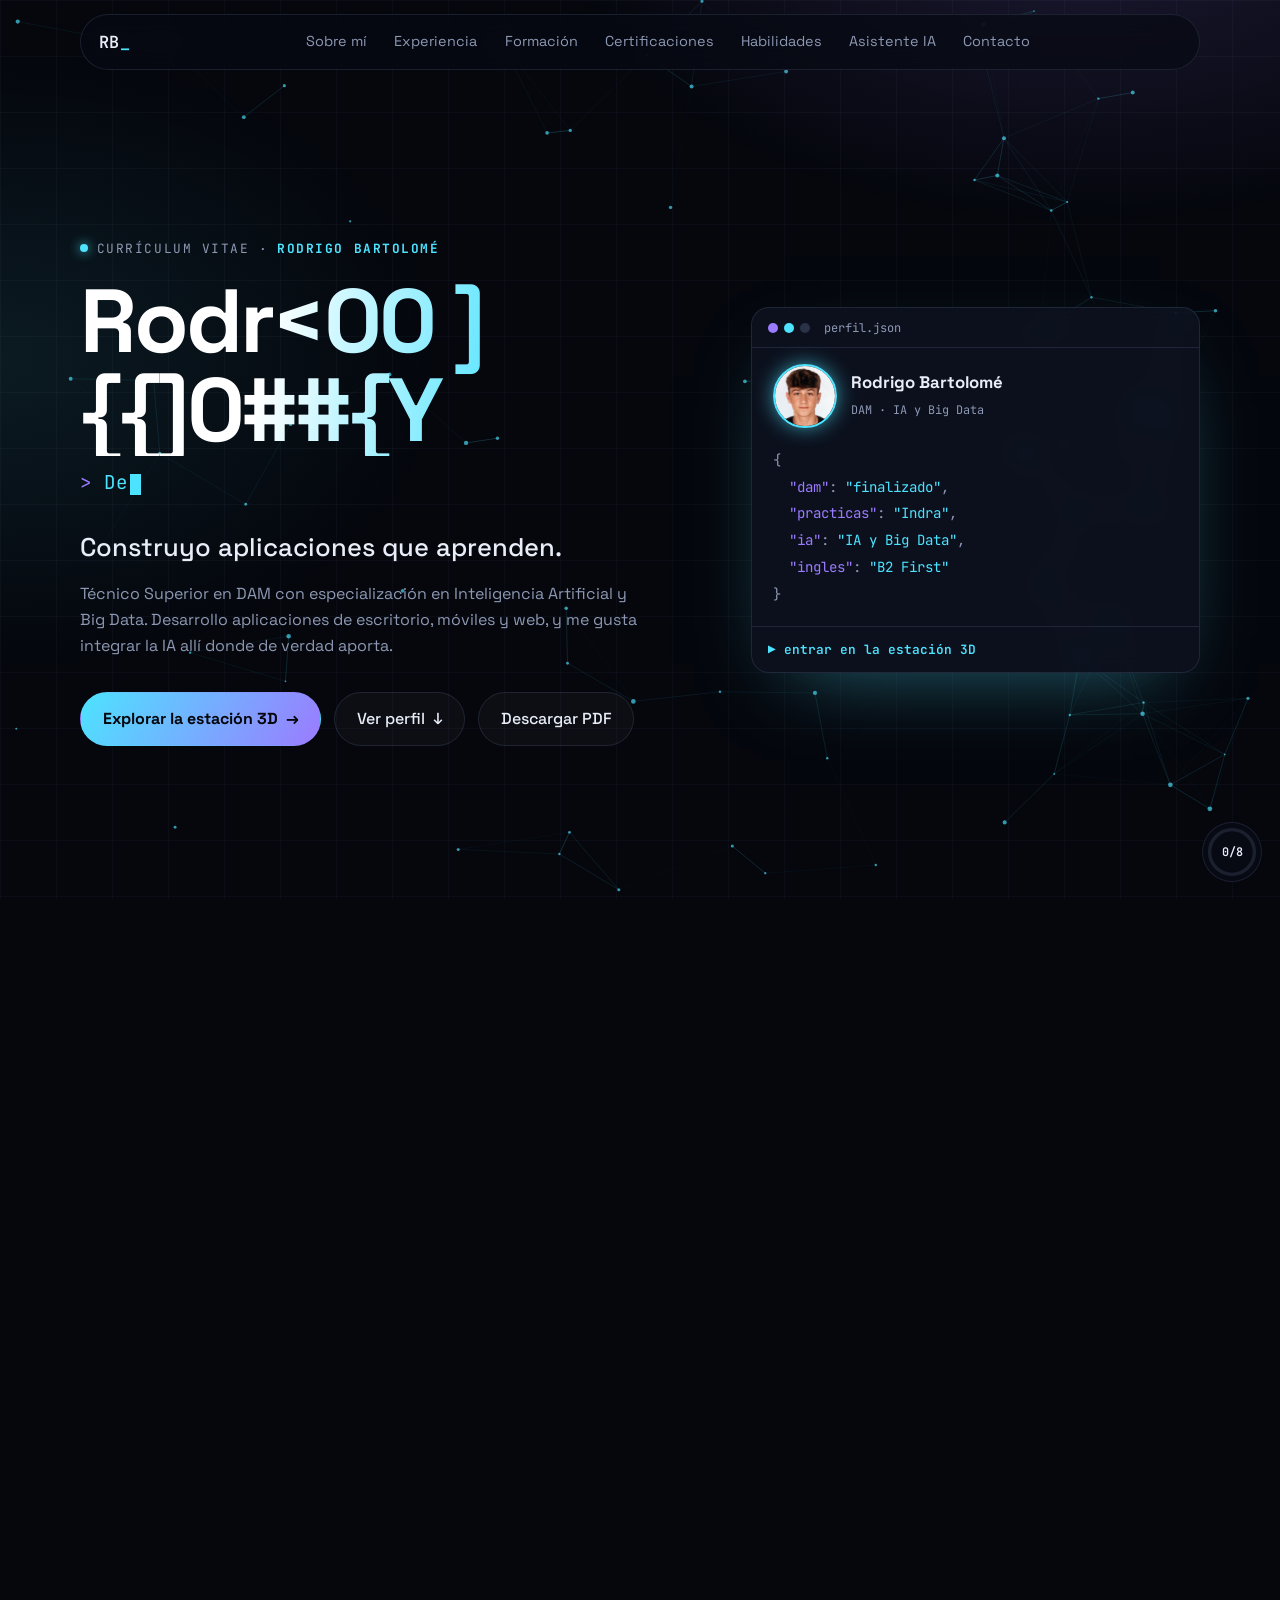
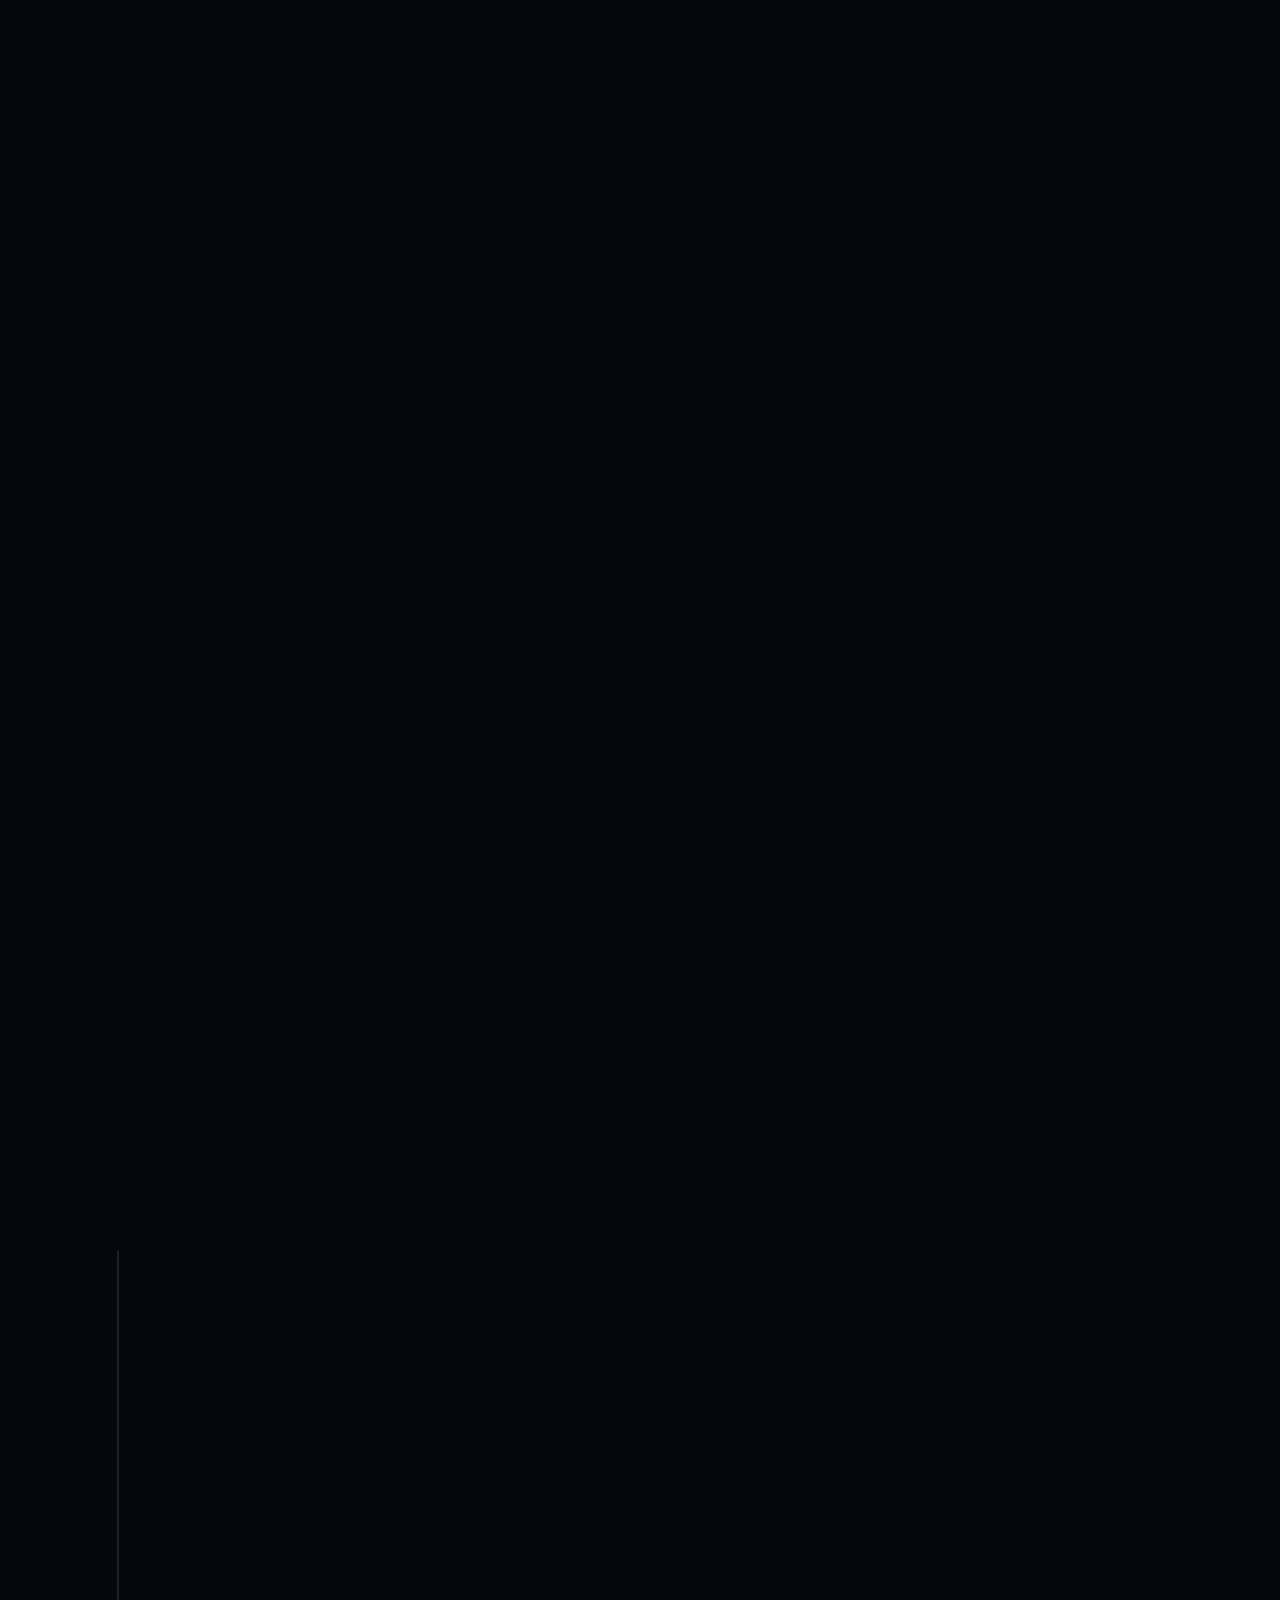
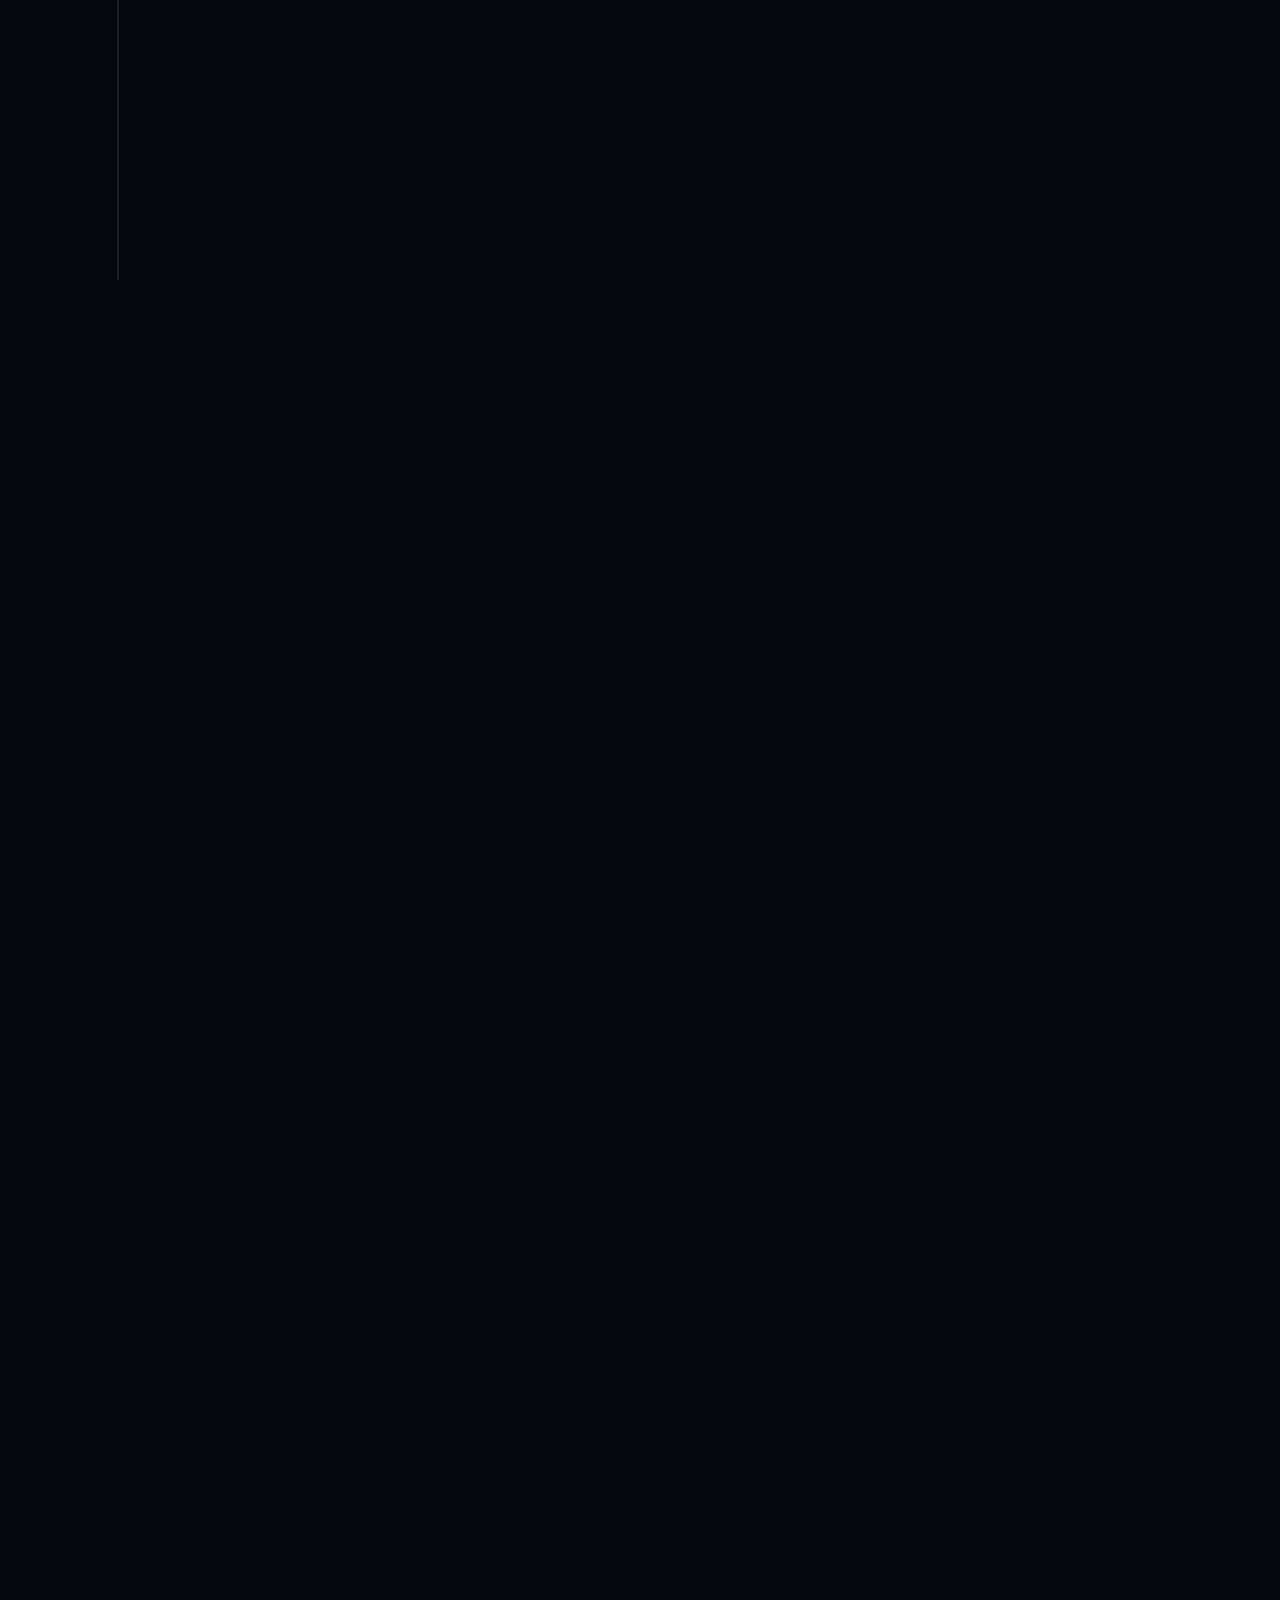
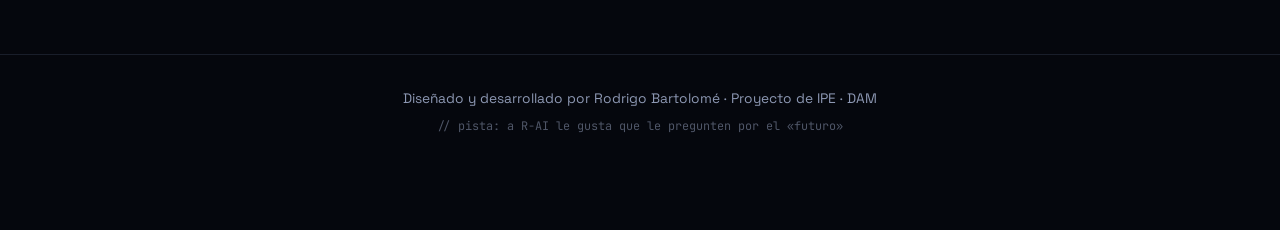
<file: index.html>
<!DOCTYPE html>
<html lang="es">
<head>
  <meta charset="UTF-8">
  <meta name="viewport" content="width=device-width, initial-scale=1">
  <title>Rodrigo Bartolomé · Currículum</title>
  <meta name="description" content="Currículum interactivo de Rodrigo Bartolomé: desarrollador de aplicaciones multiplataforma y especialista en Inteligencia Artificial.">
  <meta name="theme-color" content="#05070d">
  <link rel="preconnect" href="https://fonts.googleapis.com">
  <link rel="preconnect" href="https://fonts.gstatic.com" crossorigin>
  <link href="https://fonts.googleapis.com/css2?family=JetBrains+Mono:wght@400;600&family=Space+Grotesk:wght@400;500;700&display=swap" rel="stylesheet">
  <link rel="stylesheet" href="css/styles.css?v=3">
</head>
<body>

  <!-- Secuencia de arranque -->
  <div id="boot" role="status" aria-label="Cargando">
    <div class="boot-box">
      <pre id="boot-log"></pre>
      <button id="boot-skip" type="button">Saltar ⏎</button>
    </div>
  </div>

  <div id="scrollbar" aria-hidden="true"></div>
  <div class="bg" aria-hidden="true"></div>

  <!-- Navegación -->
  <header class="nav" id="nav">
    <a class="brand" href="#inicio" aria-label="Inicio">RB<span>_</span></a>
    <nav id="menu" aria-label="Secciones">
      <span class="pill" aria-hidden="true"></span>
      <a href="#sobre">Sobre mí</a>
      <a href="#experiencia">Experiencia</a>
      <a href="#formacion">Formación</a>
      <a href="#especializacion">Certificaciones</a>
      <a href="#habilidades">Habilidades</a>
      <a href="#asistente">Asistente IA</a>
      <a href="#contacto">Contacto</a>
    </nav>
    <button class="burger" id="burger" type="button" aria-label="Abrir menú" aria-expanded="false"><span></span><span></span></button>
  </header>

  <main>
    <!-- 1. Presentación -->
    <section class="hero" id="inicio">
      <canvas id="net" aria-hidden="true"></canvas>
      <div class="hero-inner">
        <div class="hero-text">
          <p class="eyebrow"><span class="dot"></span> Currículum vitae · <b>Rodrigo Bartolomé</b></p>
          <h1 id="hero-name" aria-label="Rodrigo Bartolomé">Rodrigo Bartolomé</h1>
          <p class="typed-line" aria-live="off"><span class="prompt">&gt;</span> <span id="typed"></span><span class="caret"></span></p>
          <p class="lema" id="hero-lema"></p>
          <p class="intro" id="hero-intro"></p>
          <div class="cta">
            <a class="btn primary" href="estacion.html">Explorar la estación 3D <span aria-hidden="true">→</span></a>
            <a class="btn" href="#sobre">Ver perfil <span aria-hidden="true">↓</span></a>
            <a class="btn" href="CV%20original%20de%20Rodrigo%20Bartolome.pdf" download data-pdf>Descargar PDF</a>
          </div>
        </div>

        <aside class="ficha card" aria-label="Resumen del perfil">
          <div class="ficha-bar"><i></i><i></i><i></i><span>perfil.json</span></div>
          <div class="ficha-id"><img src="img/rodrigo.jpg" alt="Foto de Rodrigo Bartolomé" width="64" height="64"><div><b>Rodrigo Bartolomé</b><small>DAM · IA y Big Data</small></div></div>
          <pre id="ficha-code"></pre>
          <a class="ficha-jump" href="estacion.html">▶ entrar en la estación 3D</a>
        </aside>
      </div>
    </section>

    <!-- 2. Sobre mí -->
    <section id="sobre" class="section">
      <header class="sec-head reveal"><span class="sec-num">01</span><h2>Sobre mí</h2><p>Quién soy, qué me mueve y a dónde quiero llegar.</p></header>
      <div class="about-grid">
        <article class="card reveal about-perfil">
          <h3>Perfil profesional</h3>
          <p id="about-perfil"></p>
        </article>
        <article class="card reveal about-int">
          <h3>Intereses</h3>
          <div class="chips" id="intereses" role="tablist" aria-label="Intereses"></div>
          <p class="chip-text" id="interes-texto" aria-live="polite"></p>
        </article>
        <article class="card reveal about-obj">
          <h3>Objetivos profesionales</h3>
          <ul class="objetivos" id="objetivos"></ul>
        </article>
      </div>
    </section>

    <!-- 3. Experiencia -->
    <section id="experiencia" class="section">
      <header class="sec-head reveal"><span class="sec-num">02</span><h2>Experiencia</h2><p>Dos veranos en Playa Park y mis prácticas del ciclo en Indra.</p></header>
      <div class="exp-grid" id="exp"></div>
    </section>

    <!-- 4. Formación académica -->
    <section id="formacion" class="section">
      <header class="sec-head reveal"><span class="sec-num">03</span><h2>Formación académica</h2><p>Mi evolución, etapa a etapa. Pulsa cada una para desplegarla.</p></header>
      <div class="timeline" id="timeline"></div>
    </section>

    <!-- 4. Especialización y certificaciones -->
    <section id="especializacion" class="section">
      <header class="sec-head reveal"><span class="sec-num">04</span><h2>Especialización y certificaciones</h2><p id="cert-sub"></p></header>
      <div class="cert-grid" id="certs"></div>
    </section>

    <!-- 5. Habilidades -->
    <section id="habilidades" class="section">
      <header class="sec-head reveal"><span class="sec-num">05</span><h2>Habilidades</h2><p>Tecnologías que he usado en el ciclo de DAM y en la especialización. Cambia de área con las pestañas.</p></header>
      <div class="skills card reveal">
        <div class="tabs" id="skill-tabs" role="tablist" aria-label="Categorías de habilidades"></div>
        <div id="skill-panels"></div>
      </div>
      <div class="skills-extra" id="skills-extra"></div>
    </section>

    <!-- Asistente IA -->
    <section id="asistente" class="section">
      <header class="sec-head reveal"><span class="sec-num">06</span><h2>Pregúntale a mi asistente</h2><p>R-AI responde solo con los datos de este currículum. Si no lo sabe, lo dice.</p></header>
      <div class="term card reveal">
        <div class="ficha-bar"><i></i><i></i><i></i><span>r-ai — asistente del currículum</span></div>
        <div class="term-out" id="term-out" aria-live="polite"></div>
        <div class="term-chips" id="term-chips"></div>
        <form class="term-in" id="term-form" autocomplete="off">
          <label for="term-input" class="prompt">&gt;</label>
          <input id="term-input" type="text" placeholder="Escribe una pregunta o «ayuda»" maxlength="120" spellcheck="false">
          <button type="submit" aria-label="Enviar">↵</button>
        </form>
      </div>
    </section>

    <!-- 6. Contacto -->
    <section id="contacto" class="section">
      <header class="sec-head reveal"><span class="sec-num">07</span><h2>Contacto</h2><p>¿Hablamos?</p></header>
      <div class="contact card reveal" id="contact"></div>
    </section>
  </main>

  <footer class="footer">
    <p>Diseñado y desarrollado por Rodrigo Bartolomé · Proyecto de IPE · DAM</p>
    <p class="hint">// pista: a R-AI le gusta que le pregunten por el «futuro»</p>
  </footer>

  <!-- Registro de exploración -->
  <aside class="hud" id="hud">
    <button class="hud-btn" id="hud-btn" type="button" aria-expanded="false" aria-controls="hud-panel" aria-label="Registro de exploración">
      <svg viewBox="0 0 36 36" aria-hidden="true"><circle cx="18" cy="18" r="15.5"/><circle id="hud-ring" cx="18" cy="18" r="15.5"/></svg>
      <span id="hud-count">0/8</span>
    </button>
    <div class="hud-panel" id="hud-panel" hidden>
      <h3>Registro de exploración</h3>
      <p>Esta web esconde 8 interacciones. ¿Las encuentras todas?</p>
      <ul id="hud-list"></ul>
      <button type="button" class="hud-reset" id="hud-reset">Reiniciar registro</button>
    </div>
  </aside>

  <div id="toast" role="status" aria-live="polite"></div>

  <!-- Recompensa al completar la exploración -->
  <div class="modal" id="reward" hidden>
    <div class="modal-box card" role="dialog" aria-modal="true" aria-labelledby="reward-title">
      <p class="eyebrow"><span class="dot"></span> 8 / 8 · acceso total</p>
      <h2 id="reward-title">Exploración completada</h2>
      <p>Has recorrido el perfil entero, incluido el comando oculto. Gracias por dedicarle este rato: conseguir que alguien quiera seguir explorando es justo lo que busco cuando diseño una aplicación.</p>
      <p class="firma">— Rodrigo</p>
      <button class="btn primary" type="button" id="reward-close">Cerrar</button>
    </div>
  </div>

  <noscript><p style="padding:2rem;color:#fff">Esta web necesita JavaScript para mostrar el currículum interactivo.</p></noscript>

  <script src="js/data.js?v=3"></script>
  <script src="js/rai.js?v=3"></script>
  <script src="js/main.js?v=3"></script>
</body>
</html>
</file>
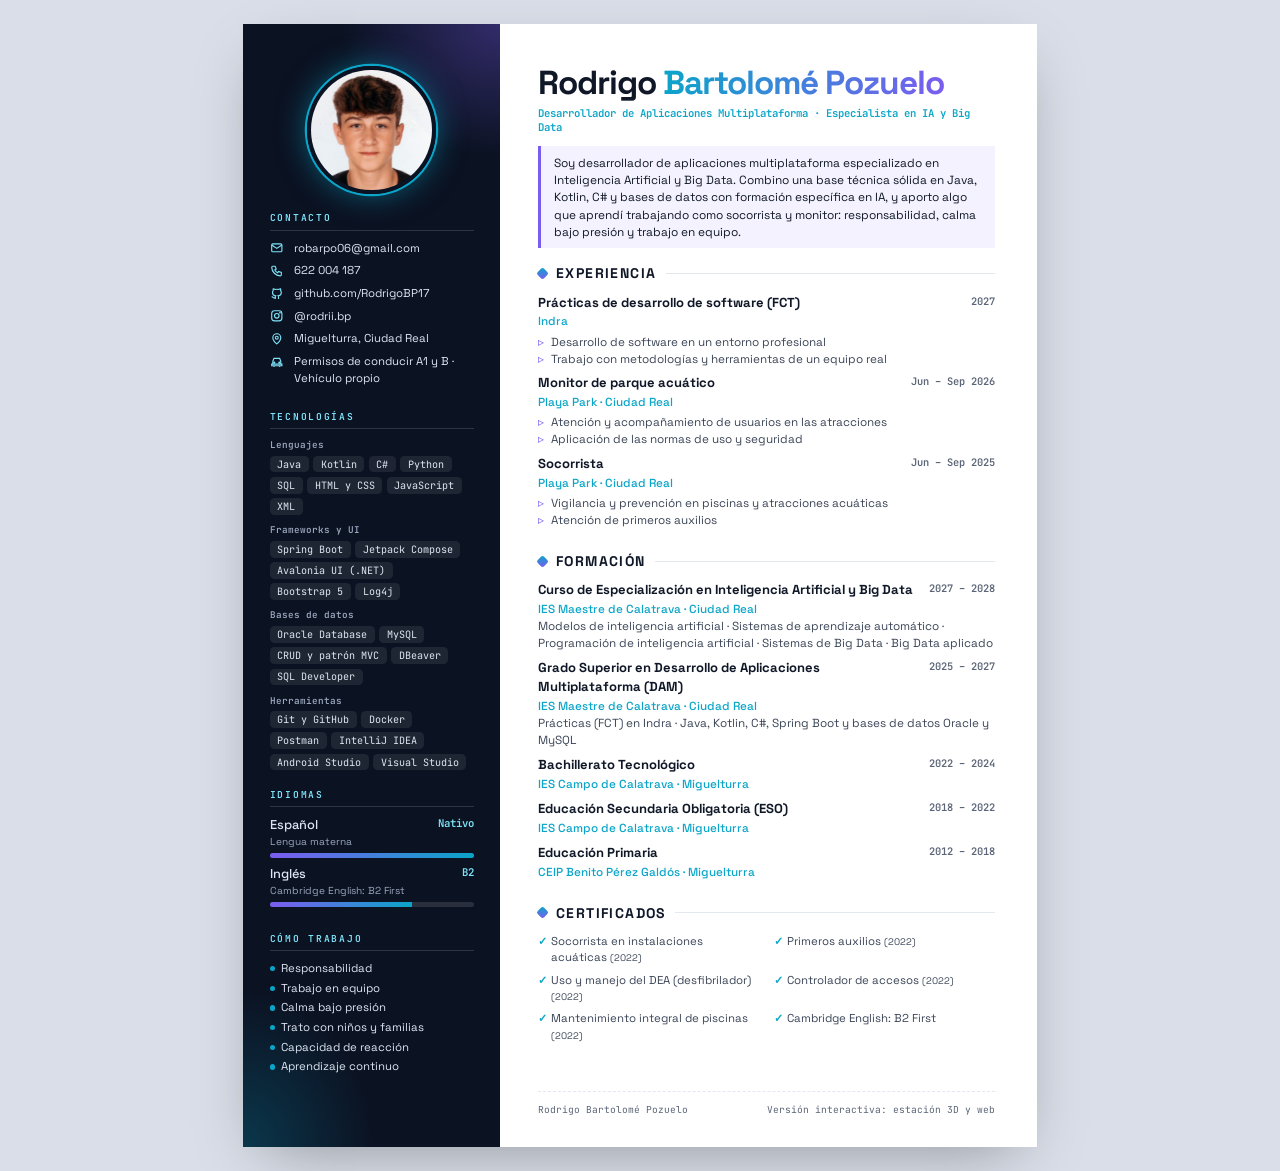
<file: cv.html>
<!DOCTYPE html>
<html lang="es">
<head>
  <meta charset="UTF-8">
  <meta name="viewport" content="width=device-width, initial-scale=1">
  <title>CV original de Rodrigo Bartolome</title>
  <link rel="preconnect" href="https://fonts.googleapis.com">
  <link rel="preconnect" href="https://fonts.gstatic.com" crossorigin>
  <link href="https://fonts.googleapis.com/css2?family=JetBrains+Mono:wght@400;600&family=Space+Grotesk:wght@400;500;700&display=swap" rel="stylesheet">
  <style>
    /* CV de una página A4 generado a partir de js/data.js. Se convierte en PDF con el navegador. */
    @page { size: A4; margin: 0; }
    :root { --ink: #101828; --muted: #5b6577; --line: #e3e8f0; --a: #0aa5c8; --b: #7b5cf0; --side: #0b1222; }
    * { box-sizing: border-box; }
    html, body { margin: 0; background: #d9dee8; }
    body { font: 400 9.6pt/1.45 'Space Grotesk', 'Segoe UI', Arial, sans-serif; color: var(--ink); -webkit-print-color-adjust: exact; print-color-adjust: exact; }
    .page { width: 210mm; height: 297mm; margin: 0 auto; display: grid; grid-template-columns: 68mm 1fr; background: #fff; overflow: hidden; }
    @media screen { .page { margin: 24px auto; box-shadow: 0 20px 60px -20px rgba(0,0,0,.35); } }
    h1, h2, h3, p, ul, ol { margin: 0; } ul, ol { padding: 0; list-style: none; }
    a { color: inherit; text-decoration: none; }

    /* Columna lateral */
    .side { position: relative; background: var(--side); color: #dfe6f3; padding: 11mm 7mm 8mm; display: flex; flex-direction: column; gap: 4.6mm; }
    .side::before { content: ''; position: absolute; inset: 0; background: radial-gradient(60mm 50mm at 100% 0, rgba(123,92,240,.35), transparent 70%), radial-gradient(50mm 60mm at 0 100%, rgba(10,165,200,.25), transparent 70%); pointer-events: none; }
    .side > * { position: relative; }
    .photo { width: 34mm; height: 34mm; border-radius: 50%; object-fit: cover; margin: 0 auto; display: block; border: 1.2mm solid #0b1222; box-shadow: 0 0 0 .6mm var(--a), 0 0 8mm rgba(10,165,200,.55); }
    .side h2 { font: 600 7.2pt 'JetBrains Mono', monospace; letter-spacing: .18em; text-transform: uppercase; color: #7fe3f7; margin-bottom: 2.4mm; padding-bottom: 1.4mm; border-bottom: .3mm solid rgba(255,255,255,.14); }
    .contact li { display: grid; grid-template-columns: 4.4mm 1fr; gap: 2mm; align-items: start; margin-bottom: 1.6mm; font-size: 8.6pt; overflow-wrap: anywhere; }
    .contact svg { width: 3.6mm; height: 3.6mm; stroke: #7fe3f7; fill: none; stroke-width: 2; margin-top: .4mm; }
    .tech { display: flex; flex-wrap: wrap; gap: 1.2mm; }
    .tech li { padding: .5mm 2mm; border-radius: 1.2mm; background: rgba(255,255,255,.08); font: 400 7.6pt 'JetBrains Mono', monospace; }
    .grp { font: 600 7pt 'JetBrains Mono', monospace; color: #9aa6bd; margin: 2.2mm 0 1.2mm; }
    .grp:first-of-type { margin-top: 0; }
    .lang { margin-bottom: 2mm; }
    .lang b { font-weight: 500; } .lang span { float: right; color: #7fe3f7; font: 600 8pt 'JetBrains Mono', monospace; }
    .lang small { display: block; color: #9aa6bd; font-size: 7.6pt; }
    .meter { height: 1.2mm; border-radius: 1mm; background: rgba(255,255,255,.12); margin-top: 1mm; overflow: hidden; }
    .meter i { display: block; height: 100%; background: linear-gradient(90deg, var(--b), var(--a)); }
    .soft li { font-size: 8.6pt; margin-bottom: .8mm; padding-left: 3mm; position: relative; }
    .soft li::before { content: ''; position: absolute; left: 0; top: 1.6mm; width: 1.4mm; height: 1.4mm; border-radius: 50%; background: var(--a); }

    /* Columna principal */
    .main { padding: 11mm 11mm 8mm 10mm; display: flex; flex-direction: column; gap: 4mm; }
    .head h1 { font-size: 25pt; line-height: 1; letter-spacing: -.03em; }
    .head h1 span { background: linear-gradient(100deg, var(--a), var(--b)); -webkit-background-clip: text; background-clip: text; color: transparent; }
    .role { margin-top: 2mm; font: 600 8pt 'JetBrains Mono', monospace; color: var(--a); }
    .lema { margin-top: 3mm; padding: 2.2mm 3.4mm; border-left: .9mm solid var(--b); background: #f4f2fe; font-size: 8.9pt; }
    .main h2 { display: flex; align-items: center; gap: 2.4mm; font-size: 10.5pt; letter-spacing: .1em; text-transform: uppercase; margin-bottom: 2.6mm; }
    .main h2::after { content: ''; flex: 1; height: .3mm; background: var(--line); }
    .main h2 i { width: 2.4mm; height: 2.4mm; border-radius: .6mm; background: linear-gradient(135deg, var(--a), var(--b)); transform: rotate(45deg); }
    .item { display: grid; grid-template-columns: 1fr auto; gap: 0 4mm; margin-bottom: 2.1mm; break-inside: avoid; }
    .item b { font-weight: 700; font-size: 9.8pt; }
    .item .when { font: 600 7.8pt 'JetBrains Mono', monospace; color: var(--muted); white-space: nowrap; }
    .item .where { grid-column: 1 / -1; color: var(--a); font-weight: 500; font-size: 8.8pt; }
    .item ul { grid-column: 1 / -1; margin-top: .8mm; }
    .item li { position: relative; padding-left: 3.4mm; font-size: 8.8pt; color: #3a4456; }
    .item li::before { content: '▹'; position: absolute; left: 0; color: var(--b); }
    .item p { grid-column: 1 / -1; font-size: 8.8pt; color: #3a4456; }
    .certs { display: grid; grid-template-columns: 1fr 1fr; gap: 1.4mm 4mm; }
    .certs li { font-size: 8.6pt; padding-left: 3.4mm; position: relative; color: #3a4456; }
    .certs li::before { content: '✓'; position: absolute; left: 0; color: var(--a); font-weight: 700; }
    .foot { margin-top: auto; padding-top: 3mm; border-top: .3mm dashed var(--line); font: 400 7.2pt 'JetBrains Mono', monospace; color: var(--muted); display: flex; justify-content: space-between; gap: 4mm; }
  </style>
</head>
<body>
  <div class="page" id="cv"></div>
  <script src="js/data.js?v=3"></script>
  <script>
    (() => {
      const CV = window.CV, c = CV.contacto, esc = s => String(s).replace(/[&<>"]/g, x => ({ '&': '&amp;', '<': '&lt;', '>': '&gt;', '"': '&quot;' }[x]));
      const ico = p => `<svg viewBox="0 0 24 24">${p}</svg>`;
      const I = {
        mail: ico('<rect x="3" y="5" width="18" height="14" rx="2"/><path d="m3 7 9 6 9-6"/>'),
        tel: ico('<path d="M5 4h4l2 5-2.5 1.5a11 11 0 0 0 5 5L15 13l5 2v4a2 2 0 0 1-2 2A16 16 0 0 1 3 6a2 2 0 0 1 2-2"/>'),
        gh: ico('<path d="M9 19c-4 1.5-4-2-6-2m12 4v-3.5c0-1 .1-1.4-.5-2 2.8-.3 5.5-1.4 5.5-6a4.6 4.6 0 0 0-1.3-3.2 4.2 4.2 0 0 0-.1-3.2s-1-.3-3.4 1.3a11.6 11.6 0 0 0-6 0C6.8 2.8 5.8 3.1 5.8 3.1a4.2 4.2 0 0 0-.1 3.2A4.6 4.6 0 0 0 4.4 9.5c0 4.6 2.7 5.7 5.5 6-.6.6-.6 1.2-.5 2V21"/>'),
        ig: ico('<rect x="3" y="3" width="18" height="18" rx="5"/><circle cx="12" cy="12" r="4"/><circle cx="17.5" cy="6.5" r=".6"/>'),
        pin: ico('<path d="M12 21s-7-6-7-11a7 7 0 0 1 14 0c0 5-7 11-7 11z"/><circle cx="12" cy="10" r="2.5"/>'),
        car: ico('<path d="M5 16V11l2-5h10l2 5v5M3 16h18v3H3zM7 19v2M17 19v2"/><circle cx="7.5" cy="13.5" r="1"/><circle cx="16.5" cy="13.5" r="1"/>')
      };
      const formacion = [...CV.formacion].reverse();
      document.getElementById('cv').innerHTML = `
        <aside class="side">
          <img class="photo" src="${esc(CV.foto)}" alt="Foto de ${esc(CV.nombre)}">
          <section><h2>Contacto</h2><ul class="contact">
            <li>${I.mail}<span>${esc(c.email)}</span></li>
            <li>${I.tel}<span>${esc(c.telefono)}</span></li>
            <li>${I.gh}<a href="${esc(c.github.url)}">${esc(c.github.texto)}</a></li>
            <li>${I.ig}<a href="${esc(c.instagram.url)}">${esc(c.instagram.texto)}</a></li>
            <li>${I.pin}<span>${esc(c.ubicacion)}</span></li>
            <li>${I.car}<span>${esc(c.extra)}</span></li>
          </ul></section>
          <section><h2>Tecnologías</h2>
            ${CV.stack.slice(0, 4).map(g => `<p class="grp">${esc(g.grupo)}</p><ul class="tech">${g.items.slice(0, g.grupo === 'Herramientas' ? 6 : 8).map(x => `<li>${esc(x)}</li>`).join('')}</ul>`).join('')}
          </section>
          <section><h2>Idiomas</h2>
            ${CV.idiomas.map(l => `<div class="lang"><b>${esc(l.nombre)}</b><span>${esc(l.nivel)}</span><small>${esc(l.titulo || 'Lengua materna')}</small><div class="meter"><i style="width:${l.nivelNum}%"></i></div></div>`).join('')}
          </section>
          <section><h2>Cómo trabajo</h2><ul class="soft">${CV.sobre.blandas.map(x => `<li>${esc(x)}</li>`).join('')}</ul></section>
        </aside>
        <main class="main">
          <header class="head">
            <h1>${esc(CV.nombreCompleto.split(' ')[0])} <span>${esc(CV.nombreCompleto.split(' ').slice(1).join(' '))}</span></h1>
            <p class="role">${esc(CV.hero.roles.slice(0, 2).join('  ·  '))}</p>
            <p class="lema">${esc(CV.sobre.perfil)}</p>
          </header>
          <section><h2><i></i>Experiencia</h2>
            ${CV.experiencia.map(e => `<div class="item"><b>${esc(e.puesto)}</b><span class="when">${esc(e.periodo)}</span>
              <span class="where">${esc(e.empresa)}${e.lugar ? ' · ' + esc(e.lugar) : ''}</span>
              <ul>${e.tareas.slice(0, 2).map(t => `<li>${esc(t)}</li>`).join('')}</ul></div>`).join('')}
          </section>
          <section><h2><i></i>Formación</h2>
            ${formacion.map((f, i) => `<div class="item"><b>${esc(f.titulo)}</b><span class="when">${esc(f.periodo)}</span>
              <span class="where">${esc(f.centro)}</span>${i === 0 ? `<p>${esc(f.etiquetas.join(' · '))}</p>` : i === 1 ? `<p>Prácticas (FCT) en Indra · Java, Kotlin, C#, Spring Boot y bases de datos Oracle y MySQL</p>` : ''}</div>`).join('')}
          </section>
          <section><h2><i></i>Certificados</h2>
            <ul class="certs">${CV.certificados.map(x => `<li>${esc(x.titulo)} <small>(${esc(x.fecha)})</small></li>`).join('')}<li>${esc(CV.idiomas[1].titulo)}</li></ul>
          </section>
          <p class="foot"><span>${esc(CV.nombreCompleto)}</span><span>Versión interactiva: estación 3D y web</span></p>
        </main>`;
    })();
  </script>
</body>
</html>
</file>
<file: css/styles.css>
/* ==========================================================================
   Currículum · Rodrigo Bartolomé
   Índice: 1. Variables  2. Base  3. Navegación  4. Portada  5. Secciones
           6. Sobre mí   7. Línea temporal  8. Certificaciones  9. Habilidades
           10. Asistente 11. Contacto  12. HUD, avisos y modal  13. Arranque
           14. Responsive 15. Movimiento reducido  16. Impresión (PDF)
   ========================================================================== */

/* ---------- 1. Variables ---------- */
:root {
  --bg: #05070d;
  --panel: rgba(16, 22, 36, .72);
  --line: rgba(148, 170, 220, .14);
  --text: #e8edf7;
  --muted: #8d98b3;
  --a-rgb: 77, 227, 255;      /* acento principal (cian) */
  --b-rgb: 155, 123, 255;     /* acento secundario (violeta) */
  --a: rgb(var(--a-rgb));
  --b: rgb(var(--b-rgb));
  --ok: #5ef0a8;
  --radius: 18px;
  --sans: 'Space Grotesk', system-ui, -apple-system, 'Segoe UI', Roboto, sans-serif;
  --mono: 'JetBrains Mono', ui-monospace, 'Cascadia Code', Consolas, monospace;
  --ease: cubic-bezier(.2, .8, .2, 1);
}

/* ---------- 2. Base ---------- */
*, *::before, *::after { box-sizing: border-box; }
html { scroll-behavior: smooth; scroll-padding-top: 84px; }
body {
  margin: 0; background: var(--bg); color: var(--text);
  font: 400 1rem/1.65 var(--sans); -webkit-font-smoothing: antialiased;
  overflow-x: hidden;
}
h1, h2, h3, p, ul { margin: 0; }
ul { padding: 0; list-style: none; }
a { color: inherit; text-decoration: none; }
button, input { font: inherit; color: inherit; }
button { cursor: pointer; background: none; border: 0; padding: 0; }
:focus-visible { outline: 2px solid var(--a); outline-offset: 3px; border-radius: 6px; }
::selection { background: rgba(var(--a-rgb), .3); }

.bg {
  position: fixed; inset: 0; z-index: -1; pointer-events: none;
  background:
    radial-gradient(60vw 50vh at 85% -10%, rgba(var(--b-rgb), .16), transparent 70%),
    radial-gradient(50vw 50vh at 0% 40%, rgba(var(--a-rgb), .09), transparent 70%),
    linear-gradient(rgba(148, 170, 220, .045) 1px, transparent 1px) 0 0 / 56px 56px,
    linear-gradient(90deg, rgba(148, 170, 220, .045) 1px, transparent 1px) 0 0 / 56px 56px;
  transition: background 1s;
}
#scrollbar {
  position: fixed; top: 0; left: 0; height: 3px; width: 100%; z-index: 60;
  background: linear-gradient(90deg, var(--a), var(--b));
  transform-origin: 0 50%; transform: scaleX(0);
}

/* Tarjeta base con foco de luz que sigue al ratón (--mx / --my los pone JS) */
.card {
  position: relative; background: var(--panel); border: 1px solid var(--line);
  border-radius: var(--radius); backdrop-filter: blur(10px);
  transition: border-color .3s, transform .4s var(--ease), box-shadow .4s;
}
.card::before {
  content: ''; position: absolute; inset: 0; border-radius: inherit; pointer-events: none;
  background: radial-gradient(340px circle at var(--mx, 50%) var(--my, -40%), rgba(var(--a-rgb), .13), transparent 65%);
  opacity: 0; transition: opacity .35s;
}
.card:hover { border-color: rgba(var(--a-rgb), .4); }
.card:hover::before { opacity: 1; }

.btn {
  display: inline-flex; align-items: center; gap: .5rem; padding: .8rem 1.35rem;
  border: 1px solid var(--line); border-radius: 999px; font-weight: 500;
  background: rgba(255, 255, 255, .03);
  transition: transform .25s var(--ease), border-color .25s, box-shadow .25s, background .25s;
}
.btn:hover { transform: translateY(-2px); border-color: var(--a); box-shadow: 0 8px 30px -10px rgba(var(--a-rgb), .6); }
.btn.primary { background: linear-gradient(120deg, var(--a), var(--b)); color: #05070d; border-color: transparent; font-weight: 700; }

.badge {
  display: inline-block; padding: .18rem .65rem; border-radius: 999px; white-space: nowrap;
  font: 600 .7rem/1.5 var(--mono); letter-spacing: .04em; text-transform: uppercase;
  border: 1px solid currentColor; color: var(--muted);
}
[data-state="done"] > .badge, [data-state="done"] .badge { color: var(--ok); }
[data-state="progress"] .badge { color: var(--a); }
[data-state="goal"] .badge { color: var(--muted); border-style: dashed; }

.reveal { opacity: 0; transform: translateY(26px); transition: opacity .7s var(--ease), transform .7s var(--ease); }
.reveal.in { opacity: 1; transform: none; }

/* ---------- 3. Navegación ---------- */
.nav {
  position: fixed; top: 14px; left: 50%; transform: translateX(-50%); z-index: 50;
  display: flex; align-items: center; gap: 1rem; padding: .5rem .6rem .5rem 1.1rem;
  width: min(1120px, calc(100% - 28px));
  background: rgba(8, 11, 20, .72); border: 1px solid var(--line); border-radius: 999px;
  backdrop-filter: blur(14px); transition: box-shadow .3s;
}
.nav.scrolled { box-shadow: 0 12px 40px -18px #000; }
.brand { font: 600 1.05rem var(--mono); letter-spacing: .05em; }
.brand span { color: var(--a); animation: blink 1.1s steps(1) infinite; }
#menu { position: relative; display: flex; margin-inline: auto; }
#menu a {
  position: relative; z-index: 1; padding: .45rem .85rem; font-size: .9rem; color: var(--muted);
  border-radius: 999px; transition: color .25s; white-space: nowrap;
}
#menu a:hover, #menu a.active { color: var(--text); }
.pill {
  position: absolute; top: 0; left: 0; height: 100%; width: 0; border-radius: 999px; opacity: 0;
  background: rgba(var(--a-rgb), .14); border: 1px solid rgba(var(--a-rgb), .35);
  transition: transform .45s var(--ease), width .45s var(--ease), opacity .3s;
}
.burger { display: none; width: 40px; height: 40px; border-radius: 50%; border: 1px solid var(--line); }
.burger span { display: block; width: 16px; height: 2px; margin: 4px auto; background: var(--text); transition: transform .3s; }
.burger[aria-expanded="true"] span:first-child { transform: translateY(3px) rotate(45deg); }
.burger[aria-expanded="true"] span:last-child { transform: translateY(-3px) rotate(-45deg); }

/* ---------- 4. Portada ---------- */
.hero { position: relative; min-height: 100svh; display: flex; flex-direction: column; justify-content: center; padding: 120px 24px 40px; }
#net { position: absolute; inset: 0; width: 100%; height: 100%; }
.hero-inner {
  position: relative; width: min(1120px, 100%); margin: 0 auto;
  display: grid; grid-template-columns: 1.25fr .9fr; gap: 3rem; align-items: center;
}
.eyebrow { display: inline-flex; align-items: center; gap: .55rem; font: 400 .8rem var(--mono); letter-spacing: .12em; text-transform: uppercase; color: var(--muted); }
.eyebrow b { color: var(--a); }
.dot { width: 8px; height: 8px; border-radius: 50%; background: var(--a); box-shadow: 0 0 12px var(--a); animation: pulse 2s infinite; }
h1 {
  margin: 1rem 0 .8rem; font-size: clamp(2.7rem, 7.4vw, 5.6rem); line-height: 1; letter-spacing: -.035em; font-weight: 700;
  background: linear-gradient(100deg, #fff 30%, var(--a) 70%, var(--b)); -webkit-background-clip: text; background-clip: text; color: transparent;
}
.typed-line { font: 400 clamp(.95rem, 2vw, 1.2rem) var(--mono); color: var(--a); min-height: 1.8em; }
.prompt { color: var(--b); font-family: var(--mono); }
.caret { display: inline-block; width: .55em; height: 1.1em; margin-left: 2px; vertical-align: text-bottom; background: var(--a); animation: blink 1s steps(1) infinite; }
.lema { margin-top: 1.4rem; font-size: clamp(1.2rem, 2.4vw, 1.6rem); font-weight: 500; }
.intro { margin-top: .8rem; max-width: 56ch; color: var(--muted); }
.cta { display: flex; flex-wrap: wrap; gap: .8rem; margin-top: 2rem; }

.ficha { overflow: hidden; box-shadow: 0 30px 80px -40px rgba(var(--a-rgb), .5); animation: float 7s ease-in-out infinite; }
.ficha-bar { display: flex; align-items: center; gap: 6px; padding: .7rem 1rem; border-bottom: 1px solid var(--line); font: 400 .75rem var(--mono); color: var(--muted); }
.ficha-bar i { width: 10px; height: 10px; border-radius: 50%; background: #2a3247; }
.ficha-bar i:first-child { background: var(--b); } .ficha-bar i:nth-child(2) { background: var(--a); }
.ficha-bar span { margin-left: .5rem; }
#ficha-code { margin: 0; padding: 1.2rem 1.3rem; font: 400 .88rem/1.9 var(--mono); white-space: pre-wrap; color: var(--muted); }
#ficha-code .k { color: var(--b); } #ficha-code .v { color: var(--a); transition: color .4s; } #ficha-code .n { color: #fff; }
.ficha-jump {
  display: block; width: 100%; padding: .85rem 1rem; border-top: 1px solid var(--line); text-align: left;
  font: 600 .8rem var(--mono); color: var(--a); transition: background .25s;
}
.ficha-jump:hover { background: rgba(var(--a-rgb), .1); }
.aviso {
  position: relative; width: min(1120px, 100%); margin: 2.6rem auto 0; padding: .8rem 1.1rem;
  border-left: 2px solid var(--a); background: rgba(var(--a-rgb), .06); border-radius: 0 10px 10px 0;
  font-size: .88rem; color: var(--muted);
}
.aviso b { color: var(--text); }

/* ---------- 5. Secciones ---------- */
.section { width: min(1120px, 100%); margin: 0 auto; padding: 110px 24px 20px; }
.sec-head { margin-bottom: 2.4rem; }
.sec-num { font: 600 .8rem var(--mono); color: var(--a); letter-spacing: .15em; }
.sec-num::after { content: ' //'; color: var(--muted); }
.sec-head h2 { font-size: clamp(1.9rem, 4.4vw, 3rem); letter-spacing: -.02em; line-height: 1.15; margin: .3rem 0 .5rem; }
.sec-head p { color: var(--muted); max-width: 60ch; }
h3 { font-size: 1.05rem; letter-spacing: .01em; }

/* ---------- 6. Sobre mí ---------- */
.about-grid { display: grid; grid-template-columns: 1.2fr 1fr; gap: 1.2rem; }
.about-grid .card { padding: 1.7rem; }
.about-perfil { grid-row: span 2; }
.about-perfil p { margin-top: .9rem; font-size: 1.12rem; line-height: 1.75; color: #c9d2e6; }
.chips { display: flex; flex-wrap: wrap; gap: .5rem; margin-top: 1rem; }
.chip {
  padding: .4rem .85rem; border: 1px solid var(--line); border-radius: 999px; font-size: .86rem; color: var(--muted);
  transition: all .25s var(--ease);
}
.chip:hover { color: var(--text); border-color: rgba(var(--a-rgb), .5); transform: translateY(-2px); }
.chip[aria-selected="true"] { color: #05070d; background: var(--a); border-color: var(--a); font-weight: 600; }
.chip-text { margin-top: 1rem; min-height: 3.3em; color: var(--muted); font-size: .95rem; }
.objetivos { margin-top: 1rem; display: grid; gap: .7rem; }
.objetivos li { display: flex; align-items: center; gap: .8rem; font-size: .96rem; }
.objetivos .check {
  flex: none; width: 22px; height: 22px; border-radius: 7px; border: 1.5px dashed var(--muted);
  display: grid; place-items: center; font-size: .8rem; color: transparent; transition: all .5s var(--ease);
}
.objetivos [data-state="progress"] .check { border-style: solid; border-color: var(--a); background: linear-gradient(90deg, rgba(var(--a-rgb), .5) 50%, transparent 50%); }
.objetivos [data-state="done"] .check { border: 0; background: var(--ok); color: #05070d; transform: rotate(360deg); }
.objetivos [data-state="done"] .txt { color: var(--text); }
.objetivos .txt { flex: 1; color: var(--muted); transition: color .4s; }

/* ---------- 7. Línea temporal ---------- */
.timeline { position: relative; display: grid; gap: 1.1rem; padding-left: 44px; }
.tl-line { position: absolute; left: 13px; top: 10px; bottom: 10px; width: 2px; background: var(--line); border-radius: 2px; overflow: hidden; }
.tl-line i { display: block; width: 100%; height: 100%; background: linear-gradient(var(--a), var(--b)); transform-origin: 50% 0; transform: scaleY(0); }
.tl-item { position: relative; }
.tl-dot {
  position: absolute; left: -38px; top: 26px; width: 16px; height: 16px; border-radius: 50%;
  background: var(--bg); border: 2px solid var(--muted); transition: all .5s var(--ease);
}
.tl-item[data-state="done"] .tl-dot { border-color: var(--ok); background: var(--ok); box-shadow: 0 0 14px rgba(94, 240, 168, .6); }
.tl-item[data-state="progress"] .tl-dot { border-color: var(--a); box-shadow: 0 0 0 5px rgba(var(--a-rgb), .18); animation: pulse 2s infinite; }
.tl-card { overflow: hidden; }
.tl-head { display: grid; grid-template-columns: 1fr auto auto; gap: .3rem 1rem; align-items: center; width: 100%; padding: 1.2rem 1.4rem; text-align: left; }
.tl-step { grid-column: 1 / -1; font: 400 .72rem var(--mono); letter-spacing: .14em; color: var(--muted); text-transform: uppercase; }
.tl-title { font-size: 1.12rem; font-weight: 700; line-height: 1.3; }
.tl-sub { grid-column: 1 / -1; font-size: .88rem; color: var(--muted); }
.chev { width: 28px; height: 28px; border-radius: 50%; border: 1px solid var(--line); display: grid; place-items: center; transition: transform .4s var(--ease), border-color .3s; }
.chev::before { content: ''; width: 7px; height: 7px; border-right: 2px solid var(--a); border-bottom: 2px solid var(--a); transform: translateY(-2px) rotate(45deg); }
[aria-expanded="true"] .chev { transform: rotate(180deg); border-color: var(--a); }
.collapse { display: grid; grid-template-rows: 0fr; transition: grid-template-rows .45s var(--ease); }
.collapse.open { grid-template-rows: 1fr; }
.collapse > div { overflow: hidden; min-height: 0; }
.collapse-in { padding: 0 1.4rem 1.4rem; color: #c3cce0; font-size: .96rem; }
.tags { display: flex; flex-wrap: wrap; gap: .45rem; margin-top: 1rem; }
.tags li { padding: .25rem .7rem; border-radius: 8px; font: 400 .76rem var(--mono); background: rgba(var(--a-rgb), .09); color: var(--a); border: 1px solid rgba(var(--a-rgb), .2); }
.tags-title { margin-top: 1rem; font: 400 .72rem var(--mono); letter-spacing: .12em; text-transform: uppercase; color: var(--muted); }

/* ---------- 8. Certificaciones ---------- */
.cert-grid { display: grid; grid-template-columns: repeat(2, 1fr); gap: 1.2rem; align-items: start; }
.cert { overflow: hidden; }
.cert[data-state="goal"] { border-style: dashed; background: rgba(16, 22, 36, .35); }
.cert[data-state="goal"] .cert-icon { filter: grayscale(1); opacity: .55; }
.cert-head { display: grid; grid-template-columns: auto 1fr auto; gap: .9rem 1rem; align-items: center; width: 100%; padding: 1.4rem; text-align: left; }
.cert-icon {
  width: 52px; height: 52px; border-radius: 14px; display: grid; place-items: center; transition: filter .6s, opacity .6s;
  background: linear-gradient(135deg, rgba(var(--a-rgb), .25), rgba(var(--b-rgb), .25)); border: 1px solid rgba(var(--a-rgb), .35);
}
.cert-icon svg { width: 26px; height: 26px; stroke: var(--a); fill: none; stroke-width: 1.7; stroke-linecap: round; stroke-linejoin: round; }
.cert-title { font-weight: 700; font-size: 1.08rem; line-height: 1.3; }
.cert-ent { font-size: .84rem; color: var(--muted); }
.cert-foot { grid-column: 1 / -1; display: flex; justify-content: space-between; align-items: center; }
.points { margin-top: .9rem; display: grid; gap: .4rem; }
.points li { padding-left: 1.2rem; position: relative; font-size: .92rem; }
.points li::before { content: '▹'; position: absolute; left: 0; color: var(--a); }

/* ---------- 9. Habilidades ---------- */
.skills { padding: 1.6rem; }
.tabs { display: flex; flex-wrap: wrap; gap: .5rem; padding-bottom: 1.2rem; border-bottom: 1px solid var(--line); }
.tab { padding: .5rem 1rem; border-radius: 999px; border: 1px solid var(--line); font-size: .9rem; color: var(--muted); transition: all .25s var(--ease); }
.tab:hover { color: var(--text); border-color: rgba(var(--a-rgb), .5); }
.tab[aria-selected="true"] { background: rgba(var(--a-rgb), .14); border-color: var(--a); color: var(--text); box-shadow: 0 0 22px -8px var(--a); }
.skill-panel { padding-top: 1.4rem; display: grid; gap: 1.25rem; animation: fadeUp .5s var(--ease); }
.skill-panel[hidden] { display: none; }
.panel-note { color: var(--muted); font-size: .9rem; }
.skill-top { display: flex; justify-content: space-between; gap: 1rem; align-items: baseline; margin-bottom: .45rem; }
.skill-name { font-weight: 500; }
.skill-level { font: 600 .74rem var(--mono); color: var(--a); text-transform: uppercase; letter-spacing: .06em; white-space: nowrap; }
.bar { position: relative; height: 10px; border-radius: 999px; background: rgba(148, 170, 220, .1); }
.bar-fill {
  height: 100%; width: 0; border-radius: inherit; background: linear-gradient(90deg, var(--b), var(--a));
  box-shadow: 0 0 16px rgba(var(--a-rgb), .5); transition: width 1.2s var(--ease);
}
.skills-note { margin-top: 1.5rem; padding-top: 1rem; border-top: 1px solid var(--line); font-size: .82rem; color: var(--muted); }

/* ---------- 10. Asistente ---------- */
.term { overflow: hidden; font-family: var(--mono); }
.term-out { height: 300px; overflow-y: auto; padding: 1.2rem 1.3rem; font-size: .88rem; line-height: 1.75; scrollbar-width: thin; scrollbar-color: var(--line) transparent; }
.term-out p { animation: fadeUp .35s var(--ease); white-space: pre-wrap; overflow-wrap: anywhere; }
.term-out .me { color: var(--text); margin-top: .7rem; }
.term-out .me::before { content: '> '; color: var(--b); }
.term-out .ai { color: #b9c6e2; }
.term-out .ai.hl { color: var(--a); }
.term-out .think::after { content: '▍'; animation: blink .8s steps(1) infinite; }
.term-chips { display: flex; flex-wrap: wrap; gap: .45rem; padding: .2rem 1.3rem 1rem; }
.term-chips button { padding: .32rem .75rem; border-radius: 999px; border: 1px solid var(--line); font-size: .76rem; color: var(--muted); transition: all .25s; }
.term-chips button:hover { color: var(--a); border-color: var(--a); }
.term-in { display: flex; align-items: center; gap: .7rem; padding: .8rem 1.3rem; border-top: 1px solid var(--line); background: rgba(0, 0, 0, .25); }
.term-in input { flex: 1; min-width: 0; background: none; border: 0; outline: 0; font-size: .92rem; }
.term-in input::placeholder { color: #55607a; }
.term-in button { width: 34px; height: 34px; border-radius: 10px; border: 1px solid var(--line); color: var(--a); transition: all .25s; }
.term-in button:hover { background: var(--a); color: #05070d; }

/* ---------- 11. Contacto ---------- */
.contact { display: grid; grid-template-columns: auto 1fr; gap: 2rem; padding: 2rem; align-items: center; overflow: hidden; }
.avatar {
  width: 132px; height: 132px; border-radius: 30px; display: grid; place-items: center;
  font: 700 2.6rem var(--sans); color: #05070d; background: linear-gradient(135deg, var(--a), var(--b));
  box-shadow: 0 20px 60px -20px rgba(var(--a-rgb), .8);
}
.contact h3 { font-size: 1.6rem; }
.contact .role { color: var(--a); font: 400 .88rem var(--mono); margin-top: .2rem; }
.contact-list { margin-top: 1.2rem; display: grid; grid-template-columns: repeat(2, 1fr); gap: .7rem; }
.contact-item {
  display: flex; align-items: center; gap: .8rem; padding: .75rem .95rem; text-align: left; width: 100%;
  border: 1px solid var(--line); border-radius: 12px; transition: all .25s var(--ease);
}
a.contact-item:hover, button.contact-item:hover { border-color: var(--a); transform: translateY(-2px); background: rgba(var(--a-rgb), .06); }
.contact-item small { display: block; font: 400 .66rem var(--mono); letter-spacing: .12em; text-transform: uppercase; color: var(--muted); }
.contact-item span { display: block; font-size: .93rem; overflow-wrap: anywhere; }
.contact-item em { margin-left: auto; font: normal 600 .66rem var(--mono); color: var(--a); text-transform: uppercase; }
.contact-cta { margin-top: 1.3rem; display: flex; flex-wrap: wrap; gap: .7rem; }

.footer { margin-top: 110px; padding: 2rem 24px 6rem; text-align: center; border-top: 1px solid var(--line); color: var(--muted); font-size: .86rem; }
.footer .hint { margin-top: .5rem; font: 400 .74rem var(--mono); opacity: .55; }

/* ---------- 12. HUD, avisos y modal ---------- */
.hud { position: fixed; right: 18px; bottom: 18px; z-index: 55; }
.hud-btn {
  position: relative; width: 60px; height: 60px; border-radius: 50%; display: grid; place-items: center;
  background: rgba(8, 11, 20, .9); border: 1px solid var(--line); backdrop-filter: blur(10px);
  font: 600 .74rem var(--mono); transition: transform .3s var(--ease), box-shadow .3s;
}
.hud-btn:hover { transform: scale(1.07); box-shadow: 0 0 30px -6px var(--a); }
.hud-btn.bump { animation: bump .6s var(--ease); }
.hud-btn svg { position: absolute; inset: 3px; transform: rotate(-90deg); }
.hud-btn circle { fill: none; stroke-width: 2.4; stroke: var(--line); }
#hud-ring { stroke: var(--a); stroke-linecap: round; stroke-dasharray: 97.4; stroke-dashoffset: 97.4; transition: stroke-dashoffset .8s var(--ease); filter: drop-shadow(0 0 4px var(--a)); }
.hud-panel {
  position: absolute; right: 0; bottom: 72px; width: min(320px, calc(100vw - 36px)); padding: 1.2rem;
  background: rgba(8, 11, 20, .96); border: 1px solid var(--line); border-radius: 16px;
  box-shadow: 0 30px 80px -20px #000; animation: fadeUp .35s var(--ease);
}
.hud-panel h3 { font-size: 1rem; }
.hud-panel > p { font-size: .82rem; color: var(--muted); margin: .3rem 0 .9rem; }
.hud-panel li { display: flex; gap: .65rem; align-items: center; padding: .32rem 0; font-size: .86rem; color: var(--muted); }
.hud-panel li::before { content: ''; flex: none; width: 14px; height: 14px; border-radius: 50%; border: 1.5px solid var(--muted); transition: all .4s; }
.hud-panel li.found { color: var(--text); }
.hud-panel li.found::before { background: var(--ok); border-color: var(--ok); box-shadow: 0 0 10px var(--ok); }
.hud-reset { margin-top: .8rem; font: 400 .72rem var(--mono); color: var(--muted); text-decoration: underline; }

#toast {
  position: fixed; left: 50%; bottom: 26px; z-index: 70; transform: translate(-50%, 30px); opacity: 0; pointer-events: none;
  max-width: calc(100vw - 110px); padding: .7rem 1.2rem; border-radius: 999px; font-size: .86rem; text-align: center;
  background: rgba(8, 11, 20, .96); border: 1px solid var(--a); box-shadow: 0 0 30px -8px var(--a);
  transition: transform .4s var(--ease), opacity .4s;
}
#toast.show { transform: translate(-50%, 0); opacity: 1; }

.modal { position: fixed; inset: 0; z-index: 90; display: grid; place-items: center; padding: 20px; background: rgba(3, 5, 10, .8); backdrop-filter: blur(6px); animation: fade .4s; }
.modal[hidden] { display: none; }
.modal-box { width: min(520px, 100%); padding: 2.2rem; text-align: center; border-color: var(--a); box-shadow: 0 0 80px -20px var(--a); animation: fadeUp .6s var(--ease); }
.modal-box h2 { font-size: 1.9rem; margin: .8rem 0; }
.modal-box p { color: #c3cce0; }
.modal-box .firma { margin: 1rem 0 1.5rem; font-family: var(--mono); color: var(--a); }

/* ---------- 13. Arranque ---------- */
#boot { position: fixed; inset: 0; z-index: 100; display: grid; place-items: center; background: var(--bg); transition: opacity .6s, visibility .6s; }
#boot.done { opacity: 0; visibility: hidden; }
.boot-box { width: min(480px, calc(100% - 40px)); }
#boot-log { margin: 0; min-height: 9.5em; font: 400 .9rem/1.9 var(--mono); color: var(--a); white-space: pre-wrap; }
#boot-skip { margin-top: 1rem; font: 400 .76rem var(--mono); color: var(--muted); }
#boot-skip:hover { color: var(--text); }


@keyframes blink { 50% { opacity: 0; } }
@keyframes pulse { 0%, 100% { opacity: 1; } 50% { opacity: .45; } }
@keyframes float { 0%, 100% { transform: translateY(0); } 50% { transform: translateY(-10px); } }
@keyframes fade { from { opacity: 0; } }
@keyframes fadeUp { from { opacity: 0; transform: translateY(12px); } }
@keyframes bump { 40% { transform: scale(1.25); box-shadow: 0 0 40px var(--a); } }

/* ---------- 14. Responsive ---------- */
@media (max-width: 980px) {
  .burger { display: block; }
  #menu {
    position: absolute; top: calc(100% + 10px); left: 0; right: 0; flex-direction: column; padding: .7rem; margin: 0;
    background: #080b14; border: 1px solid var(--line); border-radius: 22px;
    opacity: 0; visibility: hidden; transform: translateY(-10px); transition: all .3s var(--ease);
  }
  #menu.open { opacity: 1; visibility: visible; transform: none; }
  #menu a { padding: .8rem 1rem; font-size: 1rem; }
  #menu a.active { color: var(--a); }
  .pill { display: none; }
  .burger { margin-left: auto; }
  .hero-inner { grid-template-columns: 1fr; gap: 2.2rem; }
  .ficha { animation: none; }
}
@media (max-width: 760px) {
  .about-grid, .cert-grid { grid-template-columns: 1fr; }
  .about-perfil { grid-row: auto; }
  .contact { grid-template-columns: 1fr; padding: 1.5rem; }
  .avatar { width: 96px; height: 96px; font-size: 2rem; border-radius: 24px; }
  .contact-list { grid-template-columns: 1fr; }
  .section { padding: 84px 16px 10px; }
  .hero { padding: 104px 16px 30px; }
  .tl-head { grid-template-columns: 1fr auto; padding: 1rem 1.1rem; }
  .tl-head .badge { grid-column: 1; justify-self: start; grid-row: 4; }
  .tl-head .chev { grid-column: 2; grid-row: 2; }
  .collapse-in { padding: 0 1.1rem 1.2rem; }
  .cert-head { padding: 1.1rem; }
  .skills { padding: 1.1rem; }
  .tabs { flex-wrap: nowrap; overflow-x: auto; scrollbar-width: none; margin-inline: -1.1rem; padding-inline: 1.1rem; }
  .tab { flex: none; }
  .term-out { height: 260px; }
  .hud { right: 12px; bottom: 12px; }
  .hud-btn { width: 52px; height: 52px; }
}

/* ---------- 15. Movimiento reducido ---------- */
@media (prefers-reduced-motion: reduce) {
  html { scroll-behavior: auto; }
  *, *::before, *::after { animation-duration: .01ms !important; animation-iteration-count: 1 !important; transition-duration: .01ms !important; }
  .reveal { opacity: 1; transform: none; }
}

/* ---------- 16. Nuevos bloques: foto, experiencia, tecnologías e idiomas ---------- */
.ficha-id { display: flex; align-items: center; gap: .9rem; padding: 1rem 1.3rem 0; }
.ficha-id img { width: 64px; height: 64px; border-radius: 50%; object-fit: cover; border: 2px solid var(--a); box-shadow: 0 0 22px -4px var(--a); }
.ficha-id b { display: block; font-size: 1.05rem; } .ficha-id small { font: 400 .74rem var(--mono); color: var(--muted); }
img.avatar { object-fit: cover; padding: 0; border: 3px solid var(--a); }

.exp-grid { display: grid; grid-template-columns: repeat(3, 1fr); gap: 1.2rem; align-items: stretch; }
.exp-card { padding: 1.5rem; display: flex; flex-direction: column; gap: .7rem; overflow: hidden; }
.exp-card::after { content: ''; position: absolute; top: 0; left: 0; right: 0; height: 3px; background: linear-gradient(90deg, var(--a), var(--b)); }
.exp-card[data-id="indra"] { background: linear-gradient(160deg, rgba(var(--b-rgb), .12), var(--panel) 55%); }
.exp-top { display: flex; justify-content: space-between; font: 600 .72rem var(--mono); letter-spacing: .1em; text-transform: uppercase; }
.exp-num { color: var(--a); } .exp-when { color: var(--muted); }
.exp-card h3 { font-size: 1.2rem; line-height: 1.3; }
.exp-where { font-size: .9rem; color: #c3cce0; }
.exp-where span { display: inline-block; margin-left: .3rem; padding: .05rem .5rem; border-radius: 999px; border: 1px solid var(--line); font-size: .72rem; color: var(--muted); }
.exp-card .points { margin: 0; }
.exp-chips { display: flex; flex-wrap: wrap; gap: .35rem; margin-top: auto; padding-top: .4rem; }
.exp-chips li { padding: .2rem .6rem; border-radius: 999px; font-size: .74rem; background: rgba(var(--a-rgb), .1); color: var(--a); }

.tech-grid { display: flex; flex-wrap: wrap; gap: .55rem; }
.tech-grid li { padding: .55rem 1rem; border-radius: 12px; font: 500 .9rem var(--mono); border: 1px solid var(--line); background: rgba(255, 255, 255, .03); transition: transform .25s var(--ease), border-color .25s, box-shadow .25s; animation: fadeUp .45s var(--ease) backwards; }
.tech-grid li:nth-child(2) { animation-delay: .04s; } .tech-grid li:nth-child(3) { animation-delay: .08s; } .tech-grid li:nth-child(4) { animation-delay: .12s; } .tech-grid li:nth-child(n+5) { animation-delay: .16s; }
.tech-grid li:hover { transform: translateY(-3px); border-color: var(--a); box-shadow: 0 10px 26px -14px var(--a); }
.skills-extra { display: grid; grid-template-columns: 1.2fr 1fr; gap: 1.2rem; margin-top: 1.2rem; }
.skills-extra .card { padding: 1.5rem; }
.langs { display: grid; gap: 1rem; margin-top: 1rem; }
.lang { display: flex; gap: 1rem; align-items: center; }
.lang > div { flex: 1; }
.lang-code { flex: none; width: 54px; height: 54px; border-radius: 14px; display: grid; place-items: center; font: 700 1.2rem var(--mono); color: #05070d; background: linear-gradient(135deg, var(--a), var(--b)); }
.lang small { display: block; color: var(--muted); font-size: .8rem; margin-bottom: .45rem; }
.soft { display: flex; flex-wrap: wrap; gap: .45rem; margin-top: 1rem; }
.soft li { padding: .4rem .85rem; border-radius: 999px; border: 1px solid rgba(var(--b-rgb), .45); font-size: .86rem; }
@media (max-width: 900px) { .exp-grid { grid-template-columns: 1fr; } .skills-extra { grid-template-columns: 1fr; } }
@media print { .nav, .hud, #boot, #toast, #scrollbar, .bg, #net { display: none !important; } .reveal { opacity: 1 !important; transform: none !important; } }
</file>
